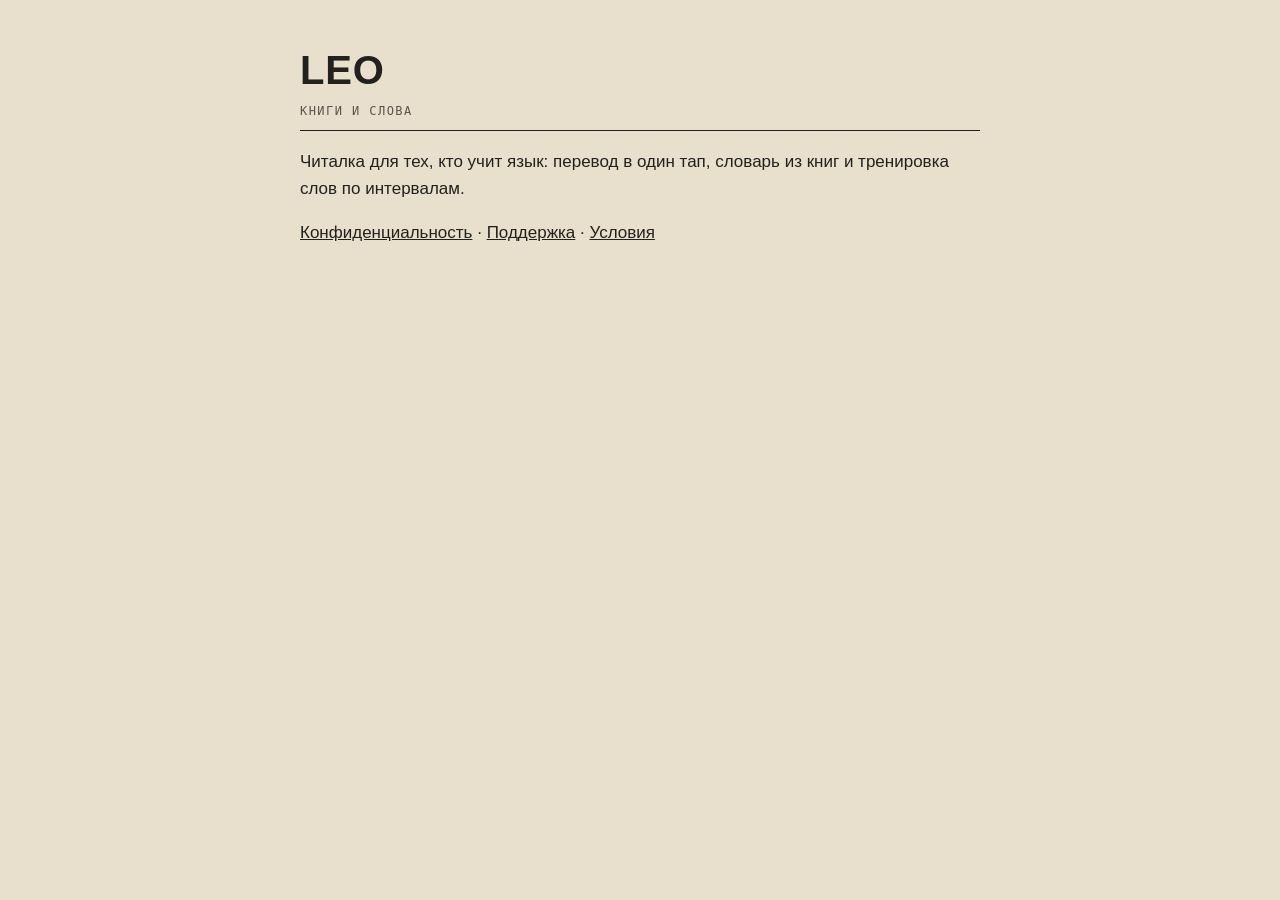
<file: index.html>
<!doctype html>
<html lang="ru">
<head>
<meta charset="utf-8">
<meta name="viewport" content="width=device-width, initial-scale=1">
<title>Leo — книги и слова</title>
<link rel="stylesheet" href="style.css">
</head>
<body>
<main>
<h1>Leo</h1>
<p class="meta">Книги и слова</p>
<p>Читалка для тех, кто учит язык: перевод в один тап, словарь из книг и тренировка слов по интервалам.</p>
<p><a href="privacy/">Конфиденциальность</a> · <a href="support/">Поддержка</a> · <a href="terms/">Условия</a></p>
</main>
</body>
</html>
</file>
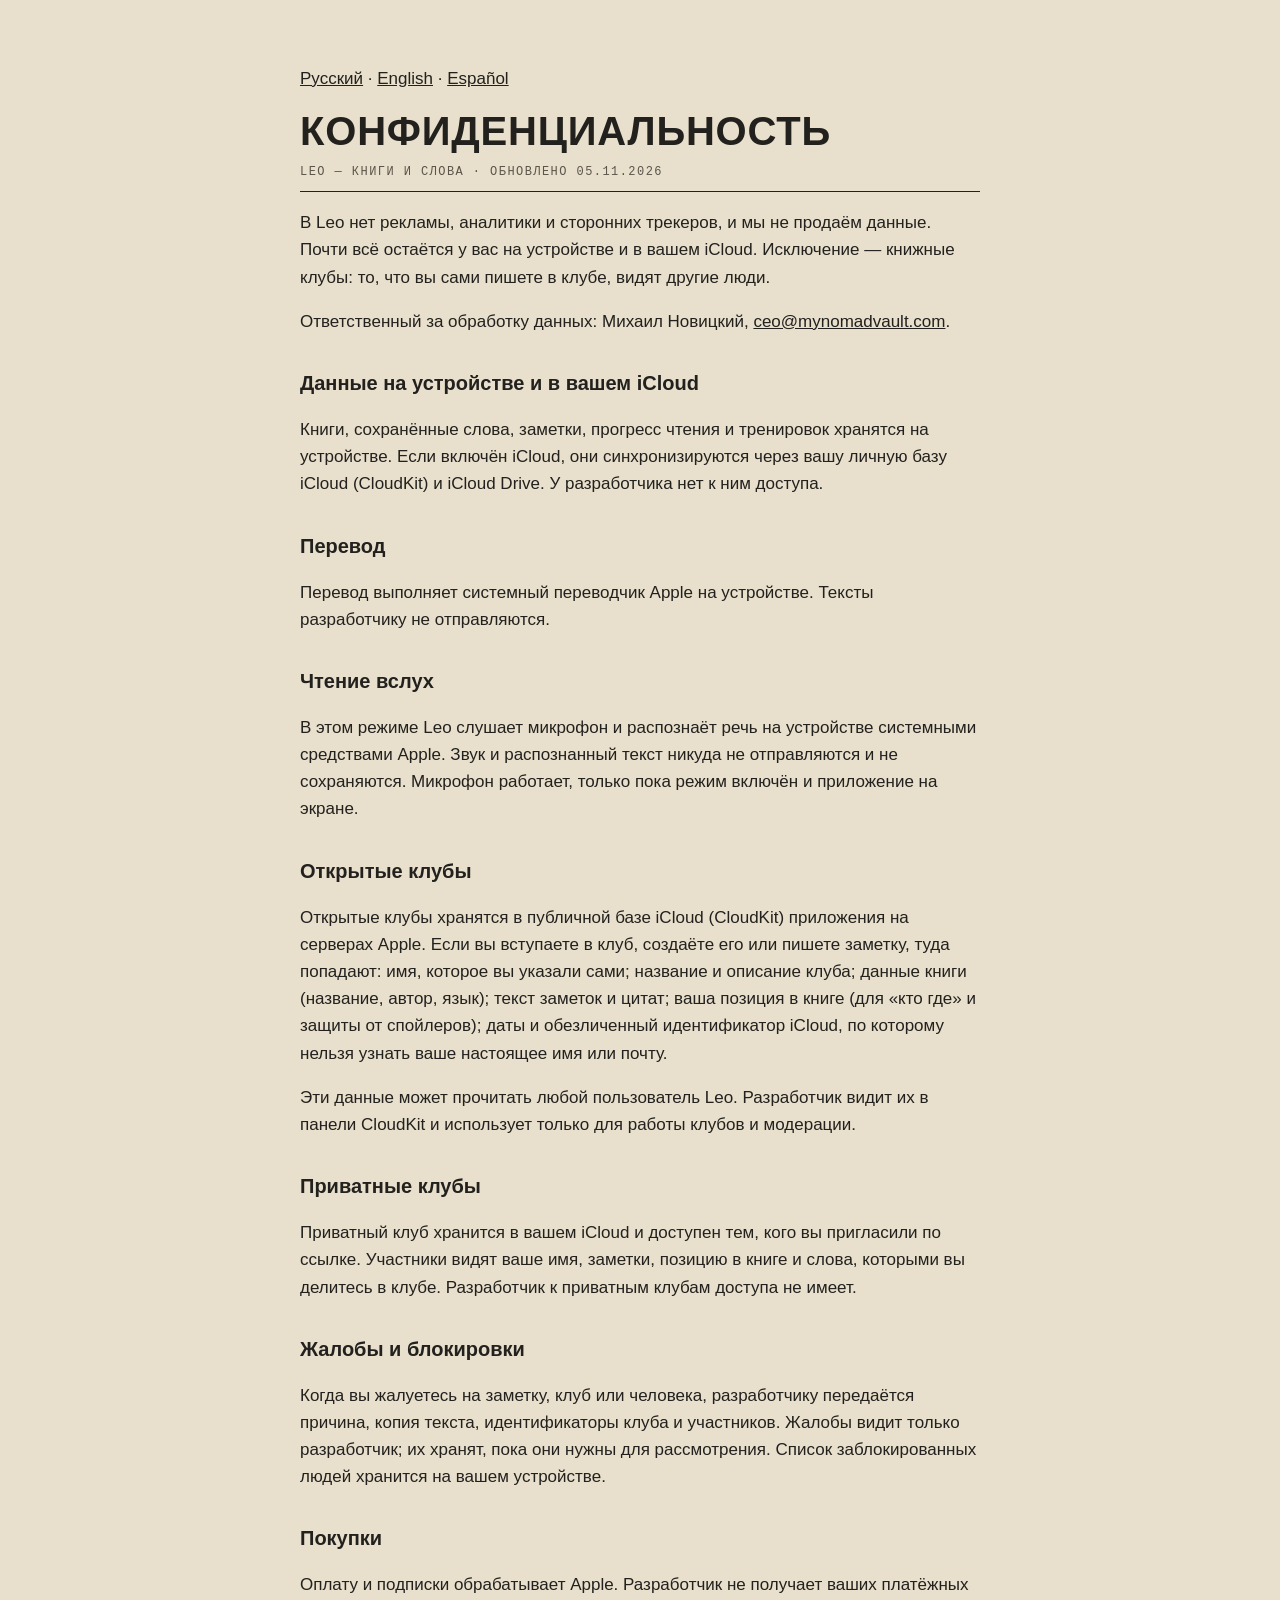
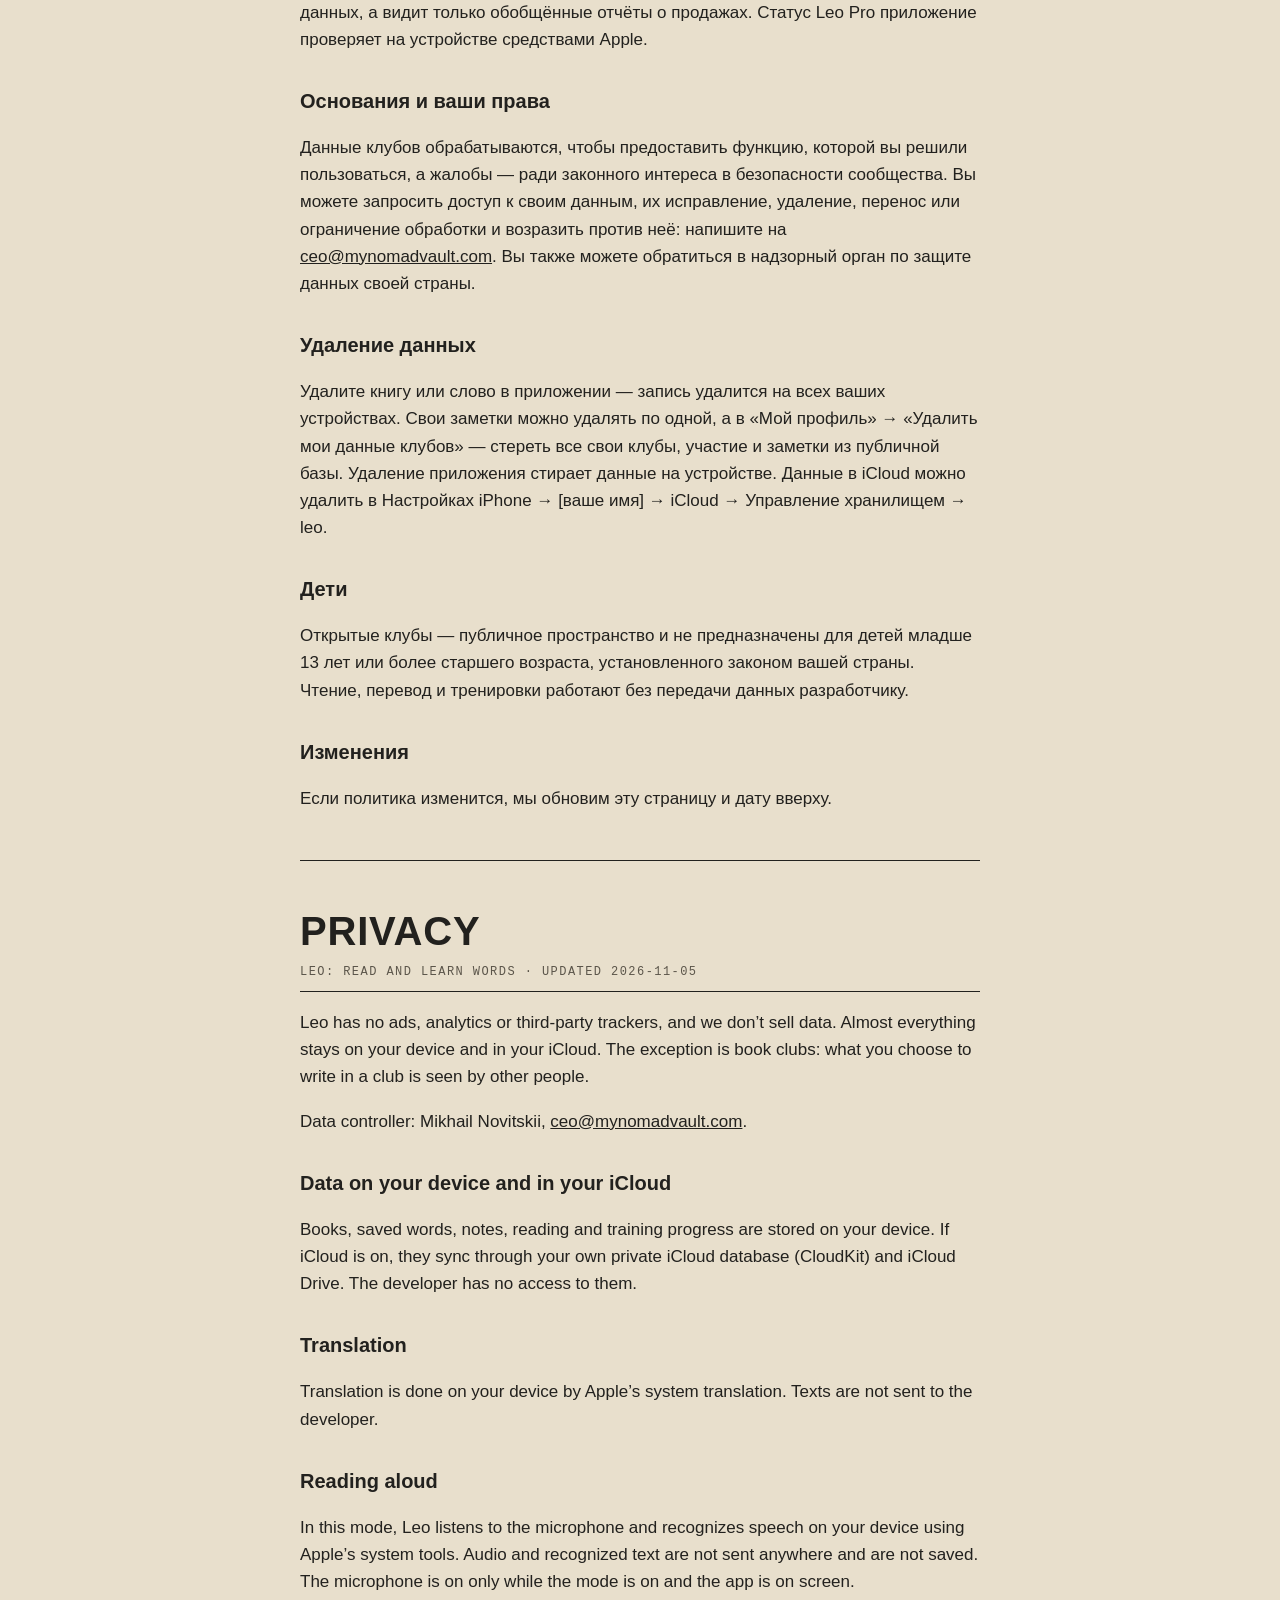
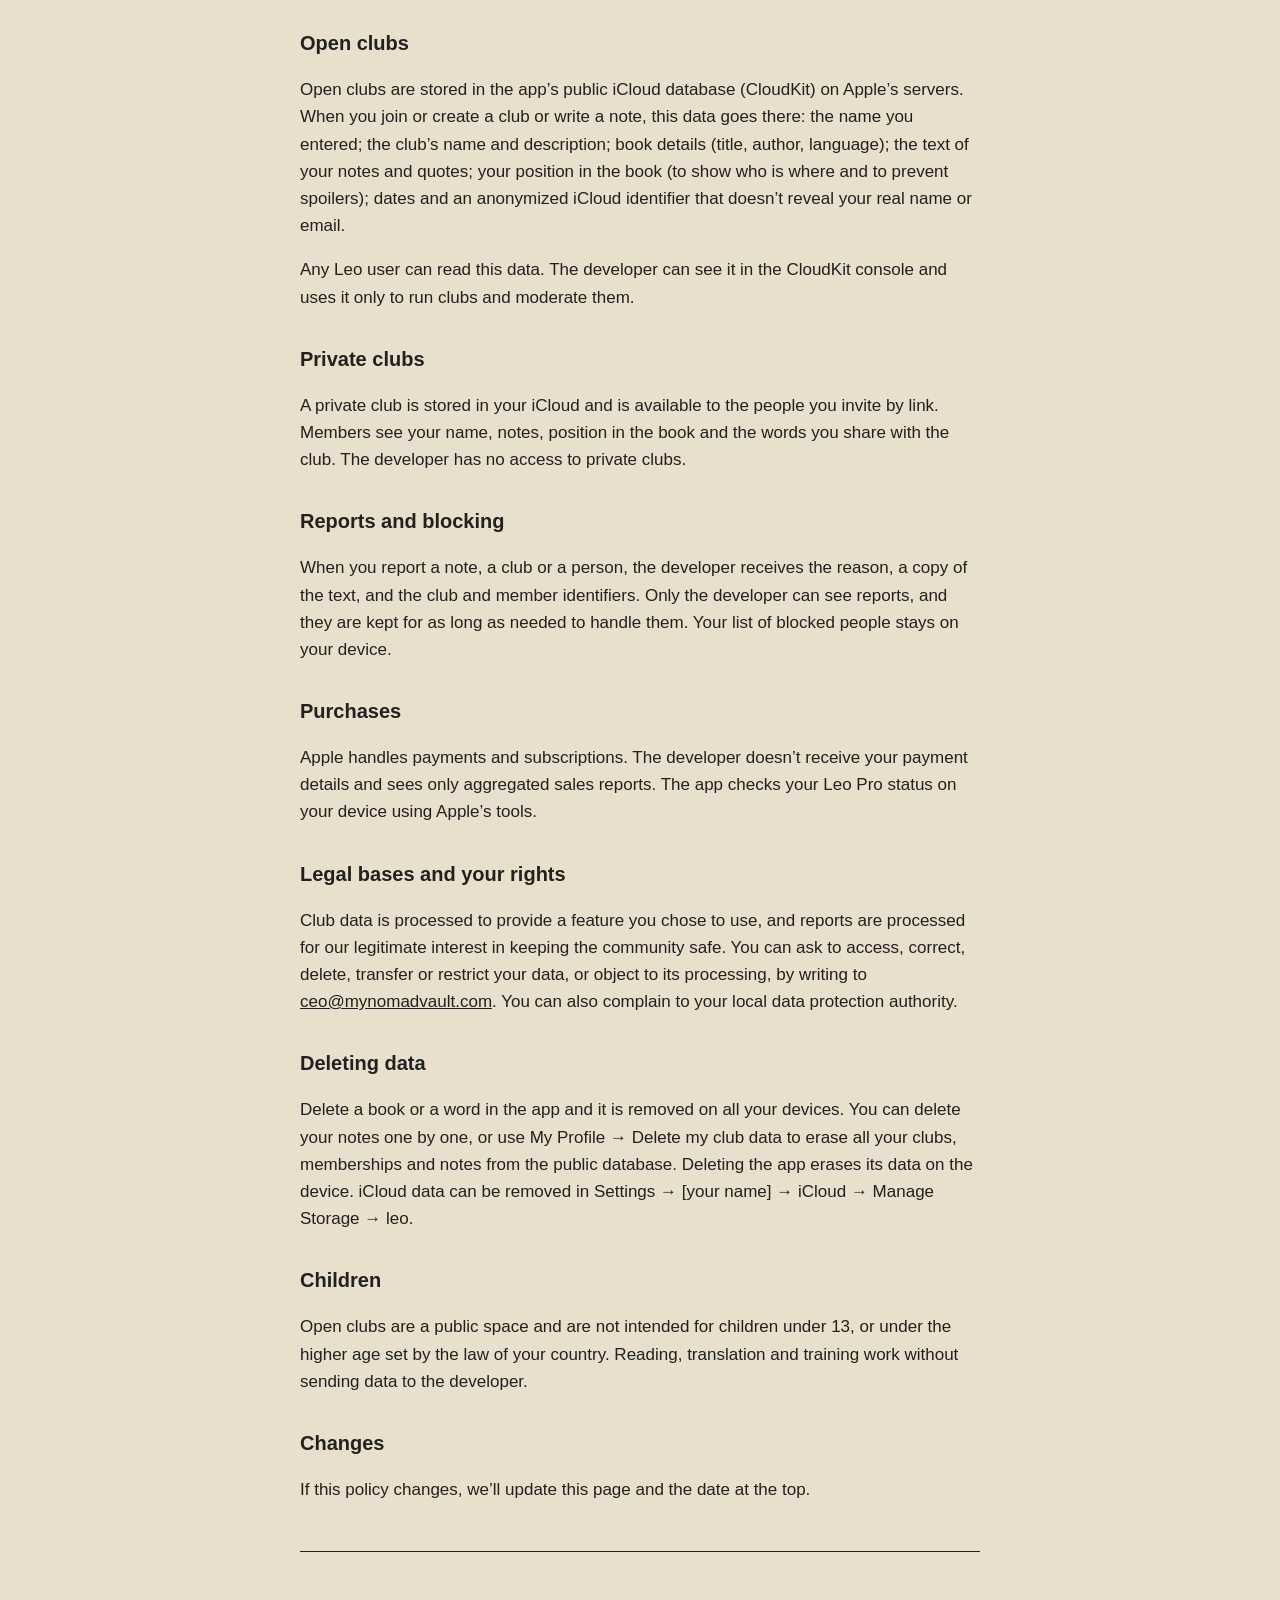
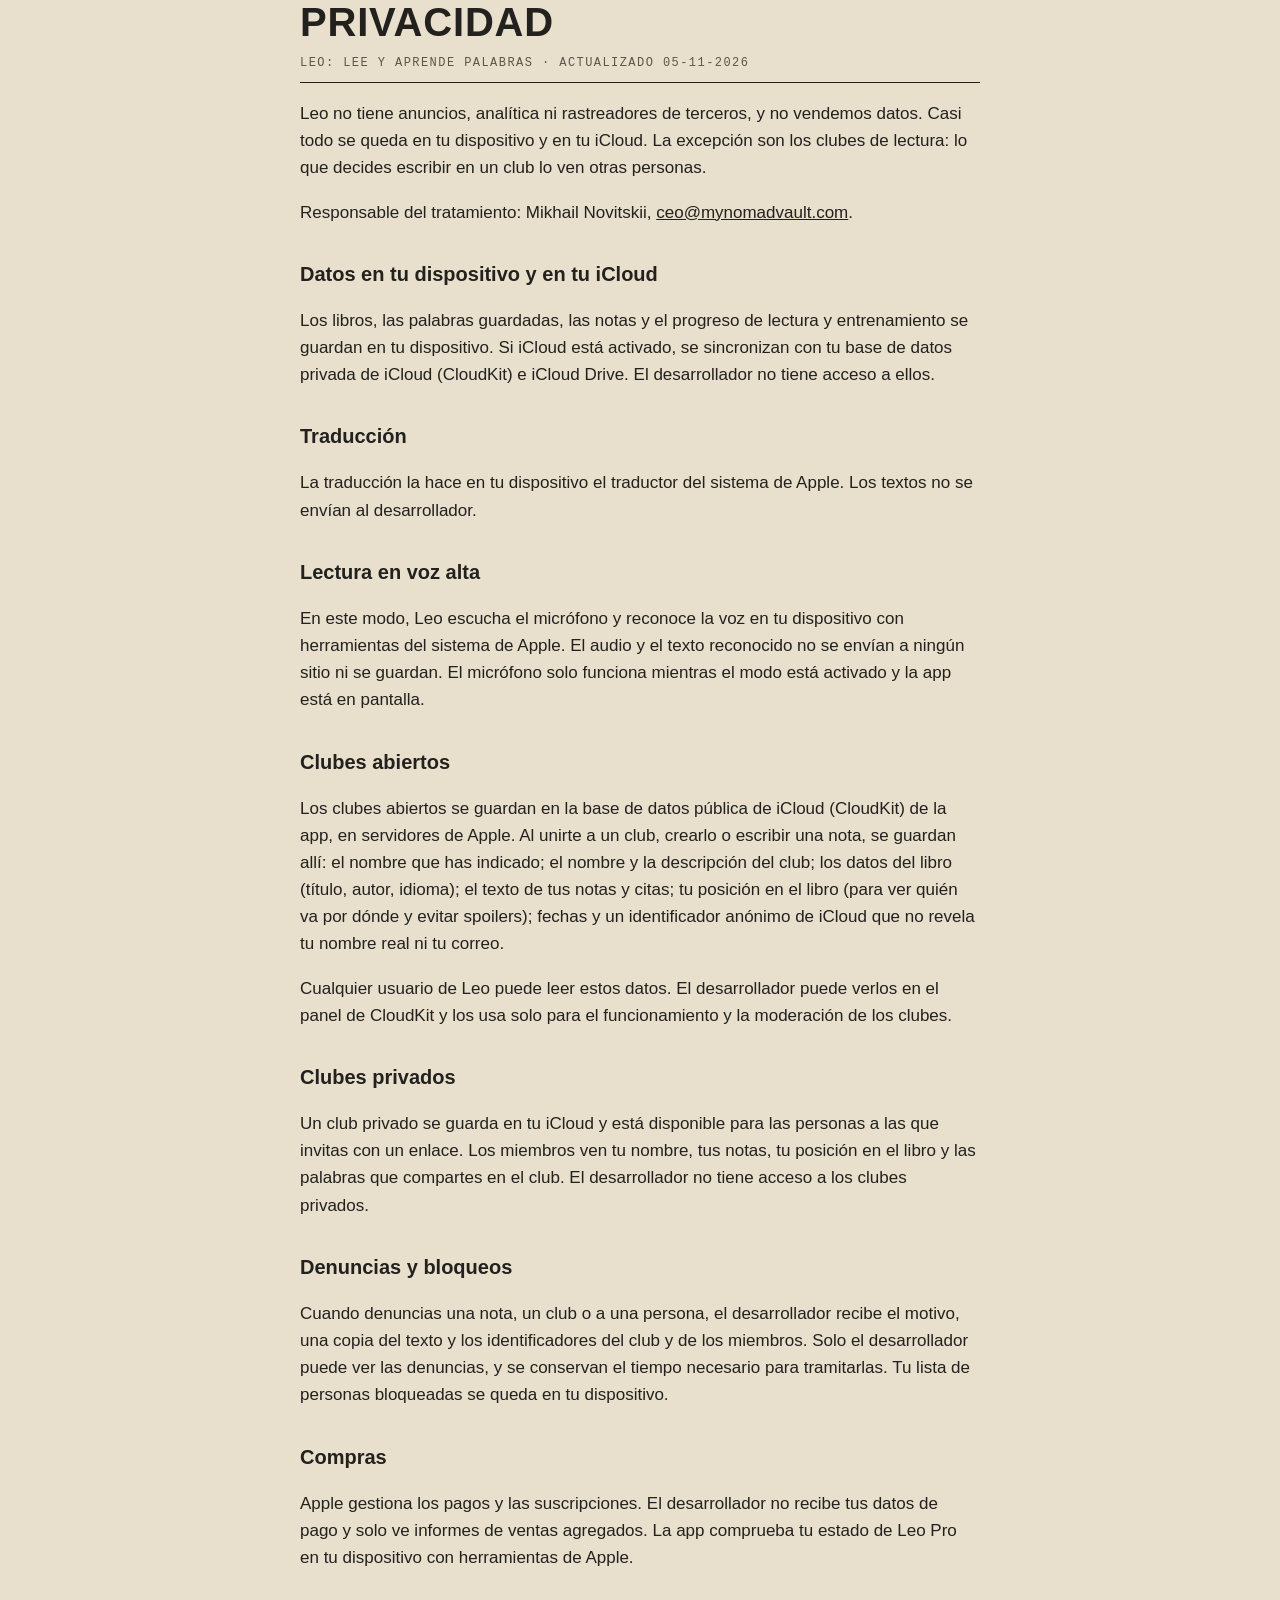
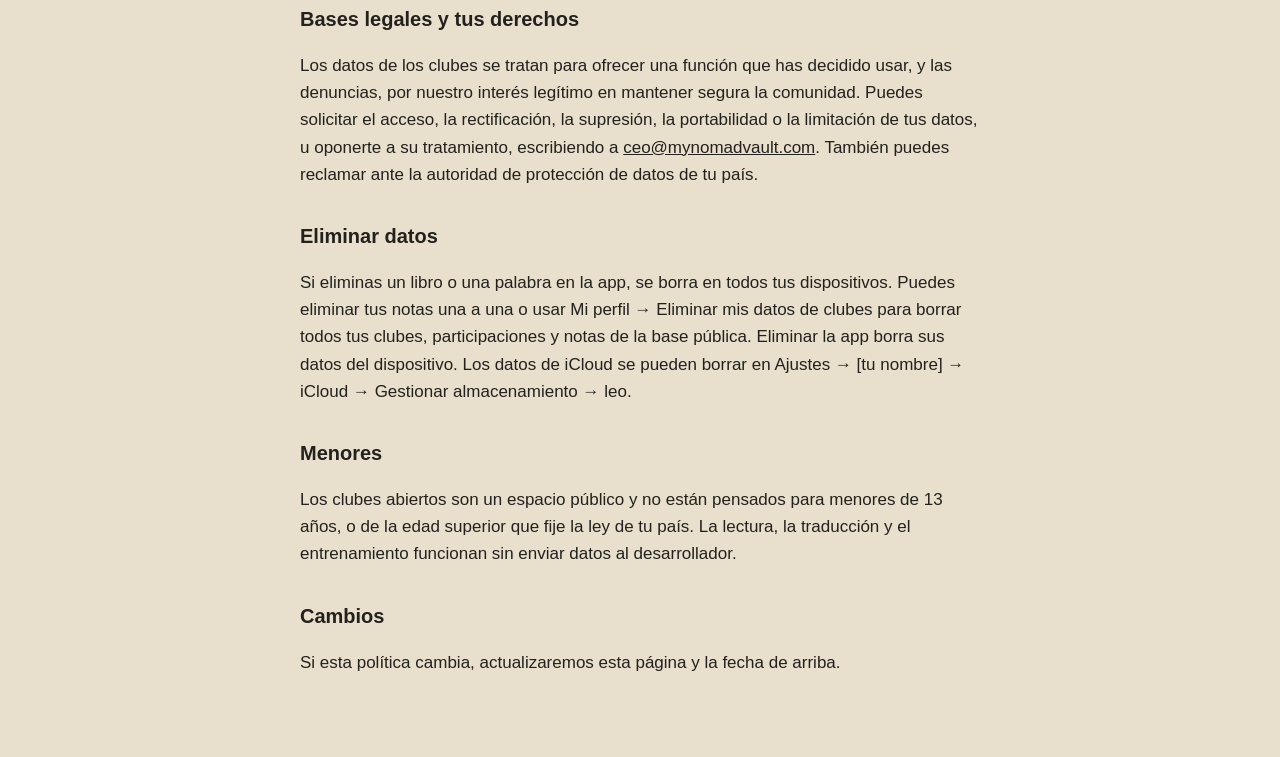
<file: privacy/index.html>
<!doctype html>
<html lang="ru">
<head>
<meta charset="utf-8">
<meta name="viewport" content="width=device-width, initial-scale=1">
<title>Leo — политика конфиденциальности</title>
<link rel="stylesheet" href="../style.css">
</head>
<body>
<main>
<p><a href="#ru">Русский</a> · <a href="#en">English</a> · <a href="#es">Español</a></p>

<section id="ru" lang="ru">
<h1>Конфиденциальность</h1>
<p class="meta">Leo — книги и слова · обновлено 05.11.2026</p>
<p>В Leo нет рекламы, аналитики и сторонних трекеров, и мы не продаём данные. Почти всё остаётся у вас на устройстве и в вашем iCloud. Исключение — книжные клубы: то, что вы сами пишете в клубе, видят другие люди.</p>
<p>Ответственный за обработку данных: Михаил Новицкий, <a href="mailto:ceo@mynomadvault.com">ceo@mynomadvault.com</a>.</p>

<h2>Данные на устройстве и в вашем iCloud</h2>
<p>Книги, сохранённые слова, заметки, прогресс чтения и тренировок хранятся на устройстве. Если включён iCloud, они синхронизируются через вашу личную базу iCloud (CloudKit) и iCloud Drive. У разработчика нет к ним доступа.</p>

<h2>Перевод</h2>
<p>Перевод выполняет системный переводчик Apple на устройстве. Тексты разработчику не отправляются.</p>

<h2>Чтение вслух</h2>
<p>В этом режиме Leo слушает микрофон и распознаёт речь на устройстве системными средствами Apple. Звук и распознанный текст никуда не отправляются и не сохраняются. Микрофон работает, только пока режим включён и приложение на экране.</p>

<h2>Открытые клубы</h2>
<p>Открытые клубы хранятся в публичной базе iCloud (CloudKit) приложения на серверах Apple. Если вы вступаете в клуб, создаёте его или пишете заметку, туда попадают: имя, которое вы указали сами; название и описание клуба; данные книги (название, автор, язык); текст заметок и цитат; ваша позиция в книге (для «кто где» и защиты от спойлеров); даты и обезличенный идентификатор iCloud, по которому нельзя узнать ваше настоящее имя или почту.</p>
<p>Эти данные может прочитать любой пользователь Leo. Разработчик видит их в панели CloudKit и использует только для работы клубов и модерации.</p>

<h2>Приватные клубы</h2>
<p>Приватный клуб хранится в вашем iCloud и доступен тем, кого вы пригласили по ссылке. Участники видят ваше имя, заметки, позицию в книге и слова, которыми вы делитесь в клубе. Разработчик к приватным клубам доступа не имеет.</p>

<h2>Жалобы и блокировки</h2>
<p>Когда вы жалуетесь на заметку, клуб или человека, разработчику передаётся причина, копия текста, идентификаторы клуба и участников. Жалобы видит только разработчик; их хранят, пока они нужны для рассмотрения. Список заблокированных людей хранится на вашем устройстве.</p>

<h2>Покупки</h2>
<p>Оплату и подписки обрабатывает Apple. Разработчик не получает ваших платёжных данных, а видит только обобщённые отчёты о продажах. Статус Leo Pro приложение проверяет на устройстве средствами Apple.</p>

<h2>Основания и ваши права</h2>
<p>Данные клубов обрабатываются, чтобы предоставить функцию, которой вы решили пользоваться, а жалобы — ради законного интереса в безопасности сообщества. Вы можете запросить доступ к своим данным, их исправление, удаление, перенос или ограничение обработки и возразить против неё: напишите на <a href="mailto:ceo@mynomadvault.com">ceo@mynomadvault.com</a>. Вы также можете обратиться в надзорный орган по защите данных своей страны.</p>

<h2>Удаление данных</h2>
<p>Удалите книгу или слово в приложении — запись удалится на всех ваших устройствах. Свои заметки можно удалять по одной, а в «Мой профиль» → «Удалить мои данные клубов» — стереть все свои клубы, участие и заметки из публичной базы. Удаление приложения стирает данные на устройстве. Данные в iCloud можно удалить в Настройках iPhone → [ваше имя] → iCloud → Управление хранилищем → leo.</p>

<h2>Дети</h2>
<p>Открытые клубы — публичное пространство и не предназначены для детей младше 13 лет или более старшего возраста, установленного законом вашей страны. Чтение, перевод и тренировки работают без передачи данных разработчику.</p>

<h2>Изменения</h2>
<p>Если политика изменится, мы обновим эту страницу и дату вверху.</p>
</section>

<hr>

<section id="en" lang="en">
<h1>Privacy</h1>
<p class="meta">Leo: Read and Learn Words · updated 2026-11-05</p>
<p>Leo has no ads, analytics or third-party trackers, and we don’t sell data. Almost everything stays on your device and in your iCloud. The exception is book clubs: what you choose to write in a club is seen by other people.</p>
<p>Data controller: Mikhail Novitskii, <a href="mailto:ceo@mynomadvault.com">ceo@mynomadvault.com</a>.</p>

<h2>Data on your device and in your iCloud</h2>
<p>Books, saved words, notes, reading and training progress are stored on your device. If iCloud is on, they sync through your own private iCloud database (CloudKit) and iCloud Drive. The developer has no access to them.</p>

<h2>Translation</h2>
<p>Translation is done on your device by Apple’s system translation. Texts are not sent to the developer.</p>

<h2>Reading aloud</h2>
<p>In this mode, Leo listens to the microphone and recognizes speech on your device using Apple’s system tools. Audio and recognized text are not sent anywhere and are not saved. The microphone is on only while the mode is on and the app is on screen.</p>

<h2>Open clubs</h2>
<p>Open clubs are stored in the app’s public iCloud database (CloudKit) on Apple’s servers. When you join or create a club or write a note, this data goes there: the name you entered; the club’s name and description; book details (title, author, language); the text of your notes and quotes; your position in the book (to show who is where and to prevent spoilers); dates and an anonymized iCloud identifier that doesn’t reveal your real name or email.</p>
<p>Any Leo user can read this data. The developer can see it in the CloudKit console and uses it only to run clubs and moderate them.</p>

<h2>Private clubs</h2>
<p>A private club is stored in your iCloud and is available to the people you invite by link. Members see your name, notes, position in the book and the words you share with the club. The developer has no access to private clubs.</p>

<h2>Reports and blocking</h2>
<p>When you report a note, a club or a person, the developer receives the reason, a copy of the text, and the club and member identifiers. Only the developer can see reports, and they are kept for as long as needed to handle them. Your list of blocked people stays on your device.</p>

<h2>Purchases</h2>
<p>Apple handles payments and subscriptions. The developer doesn’t receive your payment details and sees only aggregated sales reports. The app checks your Leo Pro status on your device using Apple’s tools.</p>

<h2>Legal bases and your rights</h2>
<p>Club data is processed to provide a feature you chose to use, and reports are processed for our legitimate interest in keeping the community safe. You can ask to access, correct, delete, transfer or restrict your data, or object to its processing, by writing to <a href="mailto:ceo@mynomadvault.com">ceo@mynomadvault.com</a>. You can also complain to your local data protection authority.</p>

<h2>Deleting data</h2>
<p>Delete a book or a word in the app and it is removed on all your devices. You can delete your notes one by one, or use My Profile → Delete my club data to erase all your clubs, memberships and notes from the public database. Deleting the app erases its data on the device. iCloud data can be removed in Settings → [your name] → iCloud → Manage Storage → leo.</p>

<h2>Children</h2>
<p>Open clubs are a public space and are not intended for children under 13, or under the higher age set by the law of your country. Reading, translation and training work without sending data to the developer.</p>

<h2>Changes</h2>
<p>If this policy changes, we’ll update this page and the date at the top.</p>
</section>

<hr>

<section id="es" lang="es">
<h1>Privacidad</h1>
<p class="meta">Leo: Lee y aprende palabras · actualizado 05-11-2026</p>
<p>Leo no tiene anuncios, analítica ni rastreadores de terceros, y no vendemos datos. Casi todo se queda en tu dispositivo y en tu iCloud. La excepción son los clubes de lectura: lo que decides escribir en un club lo ven otras personas.</p>
<p>Responsable del tratamiento: Mikhail Novitskii, <a href="mailto:ceo@mynomadvault.com">ceo@mynomadvault.com</a>.</p>

<h2>Datos en tu dispositivo y en tu iCloud</h2>
<p>Los libros, las palabras guardadas, las notas y el progreso de lectura y entrenamiento se guardan en tu dispositivo. Si iCloud está activado, se sincronizan con tu base de datos privada de iCloud (CloudKit) e iCloud Drive. El desarrollador no tiene acceso a ellos.</p>

<h2>Traducción</h2>
<p>La traducción la hace en tu dispositivo el traductor del sistema de Apple. Los textos no se envían al desarrollador.</p>

<h2>Lectura en voz alta</h2>
<p>En este modo, Leo escucha el micrófono y reconoce la voz en tu dispositivo con herramientas del sistema de Apple. El audio y el texto reconocido no se envían a ningún sitio ni se guardan. El micrófono solo funciona mientras el modo está activado y la app está en pantalla.</p>

<h2>Clubes abiertos</h2>
<p>Los clubes abiertos se guardan en la base de datos pública de iCloud (CloudKit) de la app, en servidores de Apple. Al unirte a un club, crearlo o escribir una nota, se guardan allí: el nombre que has indicado; el nombre y la descripción del club; los datos del libro (título, autor, idioma); el texto de tus notas y citas; tu posición en el libro (para ver quién va por dónde y evitar spoilers); fechas y un identificador anónimo de iCloud que no revela tu nombre real ni tu correo.</p>
<p>Cualquier usuario de Leo puede leer estos datos. El desarrollador puede verlos en el panel de CloudKit y los usa solo para el funcionamiento y la moderación de los clubes.</p>

<h2>Clubes privados</h2>
<p>Un club privado se guarda en tu iCloud y está disponible para las personas a las que invitas con un enlace. Los miembros ven tu nombre, tus notas, tu posición en el libro y las palabras que compartes en el club. El desarrollador no tiene acceso a los clubes privados.</p>

<h2>Denuncias y bloqueos</h2>
<p>Cuando denuncias una nota, un club o a una persona, el desarrollador recibe el motivo, una copia del texto y los identificadores del club y de los miembros. Solo el desarrollador puede ver las denuncias, y se conservan el tiempo necesario para tramitarlas. Tu lista de personas bloqueadas se queda en tu dispositivo.</p>

<h2>Compras</h2>
<p>Apple gestiona los pagos y las suscripciones. El desarrollador no recibe tus datos de pago y solo ve informes de ventas agregados. La app comprueba tu estado de Leo Pro en tu dispositivo con herramientas de Apple.</p>

<h2>Bases legales y tus derechos</h2>
<p>Los datos de los clubes se tratan para ofrecer una función que has decidido usar, y las denuncias, por nuestro interés legítimo en mantener segura la comunidad. Puedes solicitar el acceso, la rectificación, la supresión, la portabilidad o la limitación de tus datos, u oponerte a su tratamiento, escribiendo a <a href="mailto:ceo@mynomadvault.com">ceo@mynomadvault.com</a>. También puedes reclamar ante la autoridad de protección de datos de tu país.</p>

<h2>Eliminar datos</h2>
<p>Si eliminas un libro o una palabra en la app, se borra en todos tus dispositivos. Puedes eliminar tus notas una a una o usar Mi perfil → Eliminar mis datos de clubes para borrar todos tus clubes, participaciones y notas de la base pública. Eliminar la app borra sus datos del dispositivo. Los datos de iCloud se pueden borrar en Ajustes → [tu nombre] → iCloud → Gestionar almacenamiento → leo.</p>

<h2>Menores</h2>
<p>Los clubes abiertos son un espacio público y no están pensados para menores de 13 años, o de la edad superior que fije la ley de tu país. La lectura, la traducción y el entrenamiento funcionan sin enviar datos al desarrollador.</p>

<h2>Cambios</h2>
<p>Si esta política cambia, actualizaremos esta página y la fecha de arriba.</p>
</section>
</main>
</body>
</html>
</file>
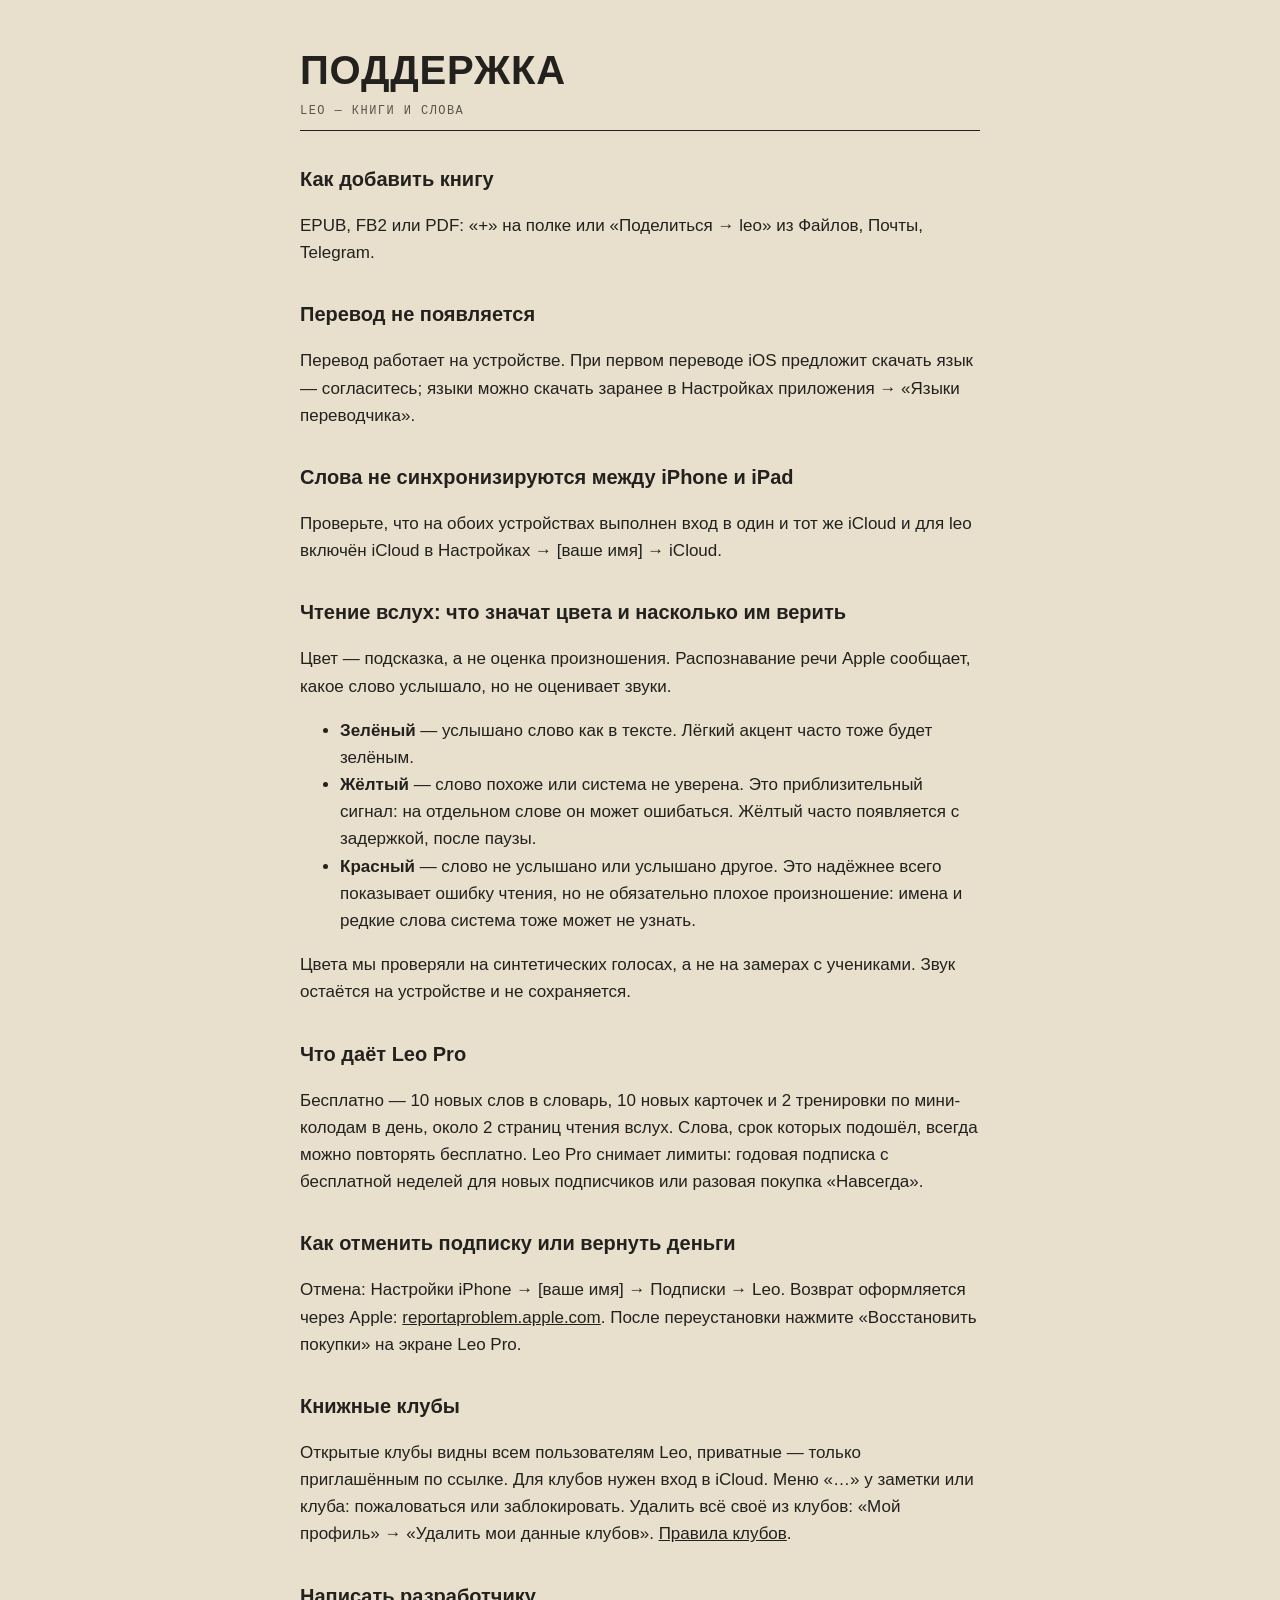
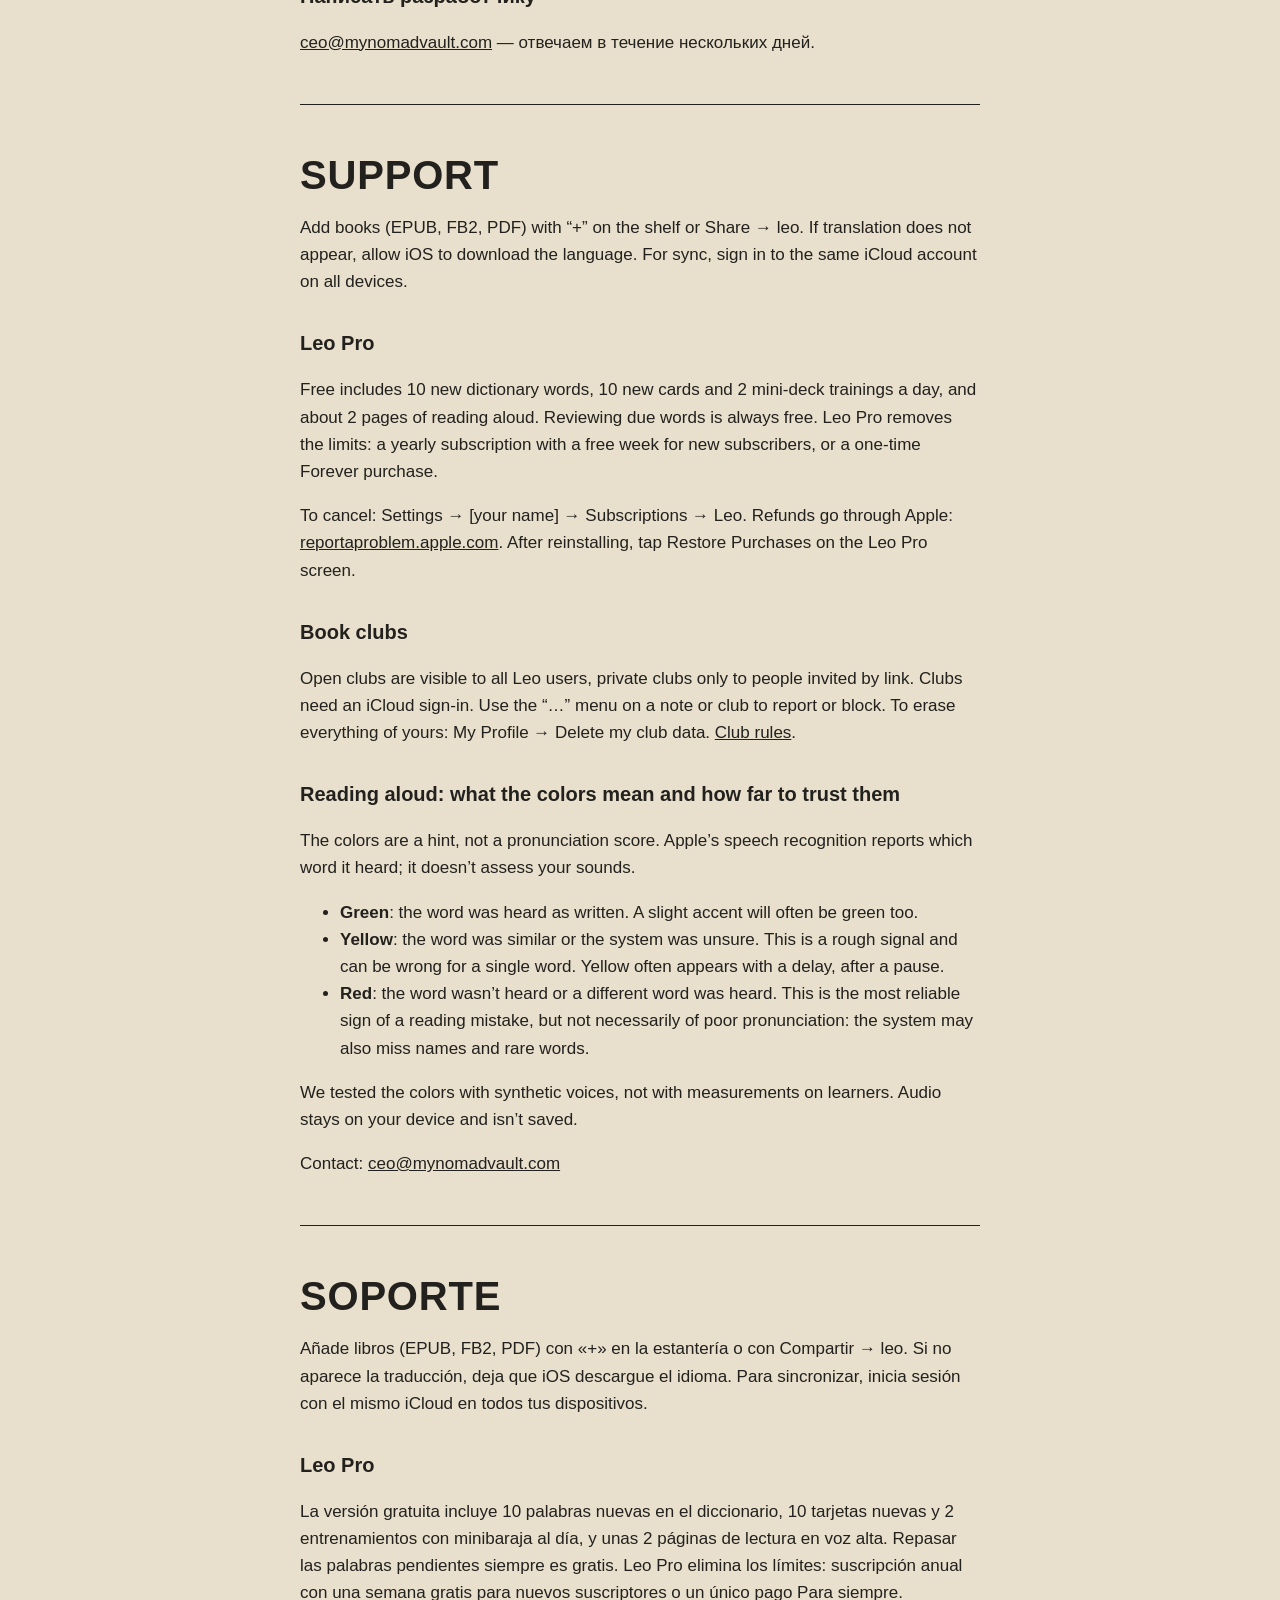
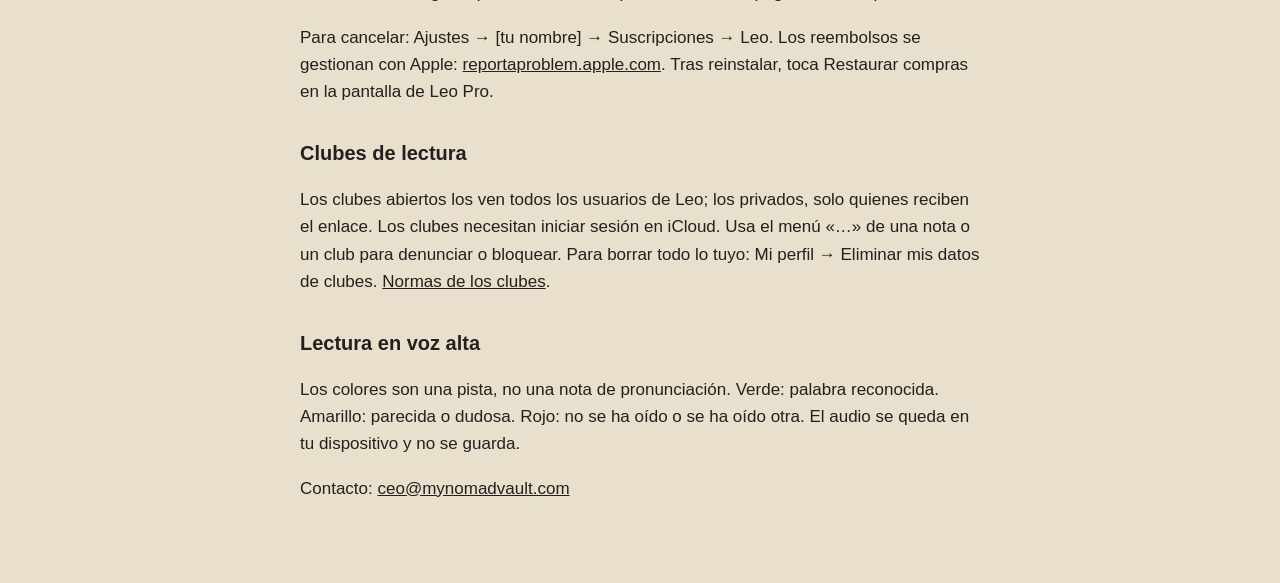
<file: support/index.html>
<!doctype html>
<html lang="ru">
<head>
<meta charset="utf-8">
<meta name="viewport" content="width=device-width, initial-scale=1">
<title>Leo — поддержка</title>
<link rel="stylesheet" href="../style.css">
</head>
<body>
<main>
<h1>Поддержка</h1>
<p class="meta">Leo — книги и слова</p>

<h2>Как добавить книгу</h2>
<p>EPUB, FB2 или PDF: «+» на полке или «Поделиться → leo» из Файлов, Почты, Telegram.</p>

<h2>Перевод не появляется</h2>
<p>Перевод работает на устройстве. При первом переводе iOS предложит скачать язык — согласитесь; языки можно скачать заранее в Настройках приложения → «Языки переводчика».</p>

<h2>Слова не синхронизируются между iPhone и iPad</h2>
<p>Проверьте, что на обоих устройствах выполнен вход в один и тот же iCloud и для leo включён iCloud в Настройках → [ваше имя] → iCloud.</p>

<h2>Чтение вслух: что значат цвета и насколько им верить</h2>
<p>Цвет — подсказка, а не оценка произношения. Распознавание речи Apple сообщает, какое слово услышало, но не оценивает звуки.</p>
<ul>
<li><strong>Зелёный</strong> — услышано слово как в тексте. Лёгкий акцент часто тоже будет зелёным.</li>
<li><strong>Жёлтый</strong> — слово похоже или система не уверена. Это приблизительный сигнал: на отдельном слове он может ошибаться. Жёлтый часто появляется с задержкой, после паузы.</li>
<li><strong>Красный</strong> — слово не услышано или услышано другое. Это надёжнее всего показывает ошибку чтения, но не обязательно плохое произношение: имена и редкие слова система тоже может не узнать.</li>
</ul>
<p>Цвета мы проверяли на синтетических голосах, а не на замерах с учениками. Звук остаётся на устройстве и не сохраняется.</p>

<h2>Что даёт Leo Pro</h2>
<p>Бесплатно — 10 новых слов в словарь, 10 новых карточек и 2 тренировки по мини-колодам в день, около 2 страниц чтения вслух. Слова, срок которых подошёл, всегда можно повторять бесплатно. Leo Pro снимает лимиты: годовая подписка с бесплатной неделей для новых подписчиков или разовая покупка «Навсегда».</p>

<h2>Как отменить подписку или вернуть деньги</h2>
<p>Отмена: Настройки iPhone → [ваше имя] → Подписки → Leo. Возврат оформляется через Apple: <a href="https://reportaproblem.apple.com">reportaproblem.apple.com</a>. После переустановки нажмите «Восстановить покупки» на экране Leo Pro.</p>

<h2>Книжные клубы</h2>
<p>Открытые клубы видны всем пользователям Leo, приватные — только приглашённым по ссылке. Для клубов нужен вход в iCloud. Меню «…» у заметки или клуба: пожаловаться или заблокировать. Удалить всё своё из клубов: «Мой профиль» → «Удалить мои данные клубов». <a href="../terms/#ru">Правила клубов</a>.</p>

<h2>Написать разработчику</h2>
<p><a href="mailto:ceo@mynomadvault.com">ceo@mynomadvault.com</a> — отвечаем в течение нескольких дней.</p>

<hr>

<h1>Support</h1>
<p>Add books (EPUB, FB2, PDF) with “+” on the shelf or Share → leo. If translation does not appear, allow iOS to download the language. For sync, sign in to the same iCloud account on all devices.</p>
<h2>Leo Pro</h2>
<p>Free includes 10 new dictionary words, 10 new cards and 2 mini-deck trainings a day, and about 2 pages of reading aloud. Reviewing due words is always free. Leo Pro removes the limits: a yearly subscription with a free week for new subscribers, or a one-time Forever purchase.</p>
<p>To cancel: Settings → [your name] → Subscriptions → Leo. Refunds go through Apple: <a href="https://reportaproblem.apple.com">reportaproblem.apple.com</a>. After reinstalling, tap Restore Purchases on the Leo Pro screen.</p>

<h2>Book clubs</h2>
<p>Open clubs are visible to all Leo users, private clubs only to people invited by link. Clubs need an iCloud sign-in. Use the “…” menu on a note or club to report or block. To erase everything of yours: My Profile → Delete my club data. <a href="../terms/#en">Club rules</a>.</p>

<h2>Reading aloud: what the colors mean and how far to trust them</h2>
<p>The colors are a hint, not a pronunciation score. Apple’s speech recognition reports which word it heard; it doesn’t assess your sounds.</p>
<ul>
<li><strong>Green</strong>: the word was heard as written. A slight accent will often be green too.</li>
<li><strong>Yellow</strong>: the word was similar or the system was unsure. This is a rough signal and can be wrong for a single word. Yellow often appears with a delay, after a pause.</li>
<li><strong>Red</strong>: the word wasn’t heard or a different word was heard. This is the most reliable sign of a reading mistake, but not necessarily of poor pronunciation: the system may also miss names and rare words.</li>
</ul>
<p>We tested the colors with synthetic voices, not with measurements on learners. Audio stays on your device and isn’t saved.</p>
<p>Contact: <a href="mailto:ceo@mynomadvault.com">ceo@mynomadvault.com</a></p>
<hr>

<section id="es" lang="es">
<h1>Soporte</h1>
<p>Añade libros (EPUB, FB2, PDF) con «+» en la estantería o con Compartir → leo. Si no aparece la traducción, deja que iOS descargue el idioma. Para sincronizar, inicia sesión con el mismo iCloud en todos tus dispositivos.</p>
<h2>Leo Pro</h2>
<p>La versión gratuita incluye 10 palabras nuevas en el diccionario, 10 tarjetas nuevas y 2 entrenamientos con minibaraja al día, y unas 2 páginas de lectura en voz alta. Repasar las palabras pendientes siempre es gratis. Leo Pro elimina los límites: suscripción anual con una semana gratis para nuevos suscriptores o un único pago Para siempre.</p>
<p>Para cancelar: Ajustes → [tu nombre] → Suscripciones → Leo. Los reembolsos se gestionan con Apple: <a href="https://reportaproblem.apple.com">reportaproblem.apple.com</a>. Tras reinstalar, toca Restaurar compras en la pantalla de Leo Pro.</p>
<h2>Clubes de lectura</h2>
<p>Los clubes abiertos los ven todos los usuarios de Leo; los privados, solo quienes reciben el enlace. Los clubes necesitan iniciar sesión en iCloud. Usa el menú «…» de una nota o un club para denunciar o bloquear. Para borrar todo lo tuyo: Mi perfil → Eliminar mis datos de clubes. <a href="../terms/#es">Normas de los clubes</a>.</p>
<h2>Lectura en voz alta</h2>
<p>Los colores son una pista, no una nota de pronunciación. Verde: palabra reconocida. Amarillo: parecida o dudosa. Rojo: no se ha oído o se ha oído otra. El audio se queda en tu dispositivo y no se guarda.</p>
<p>Contacto: <a href="mailto:ceo@mynomadvault.com">ceo@mynomadvault.com</a></p>
</section>
</main>
</body>
</html>
</file>
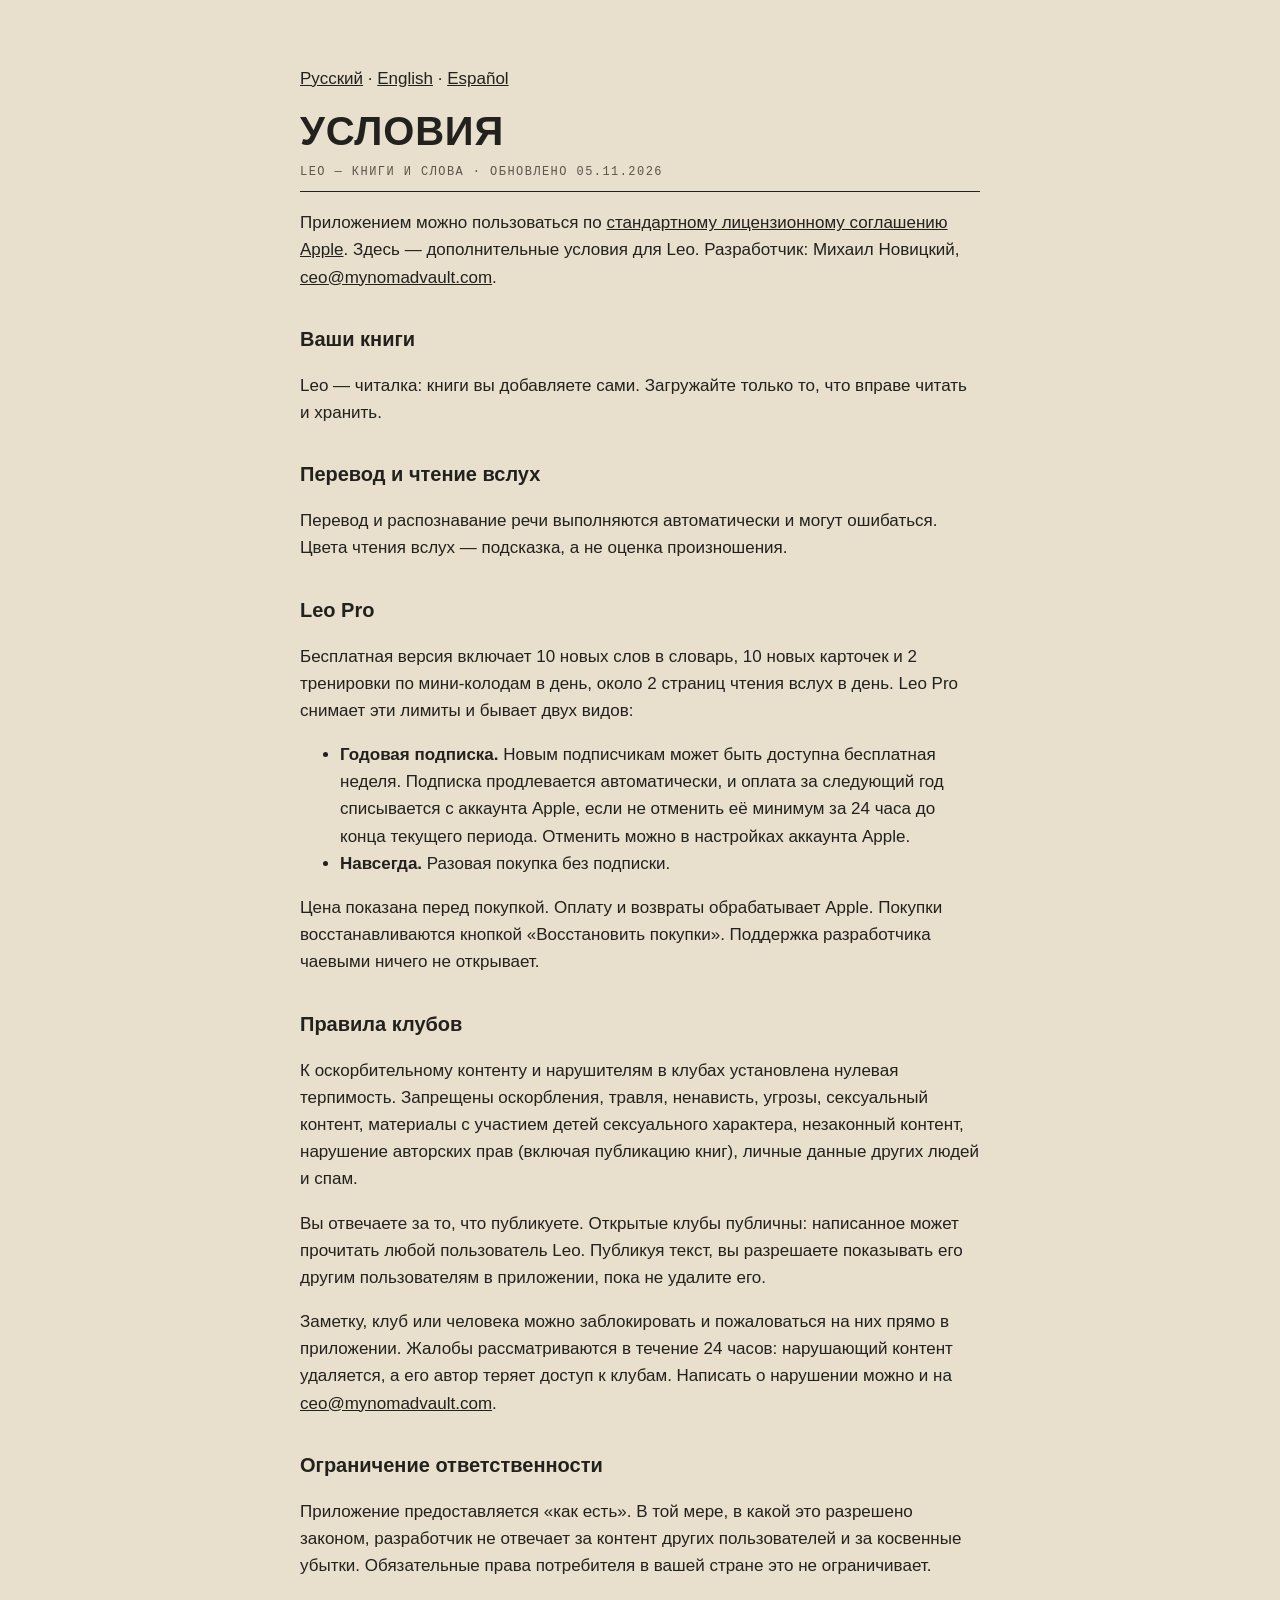
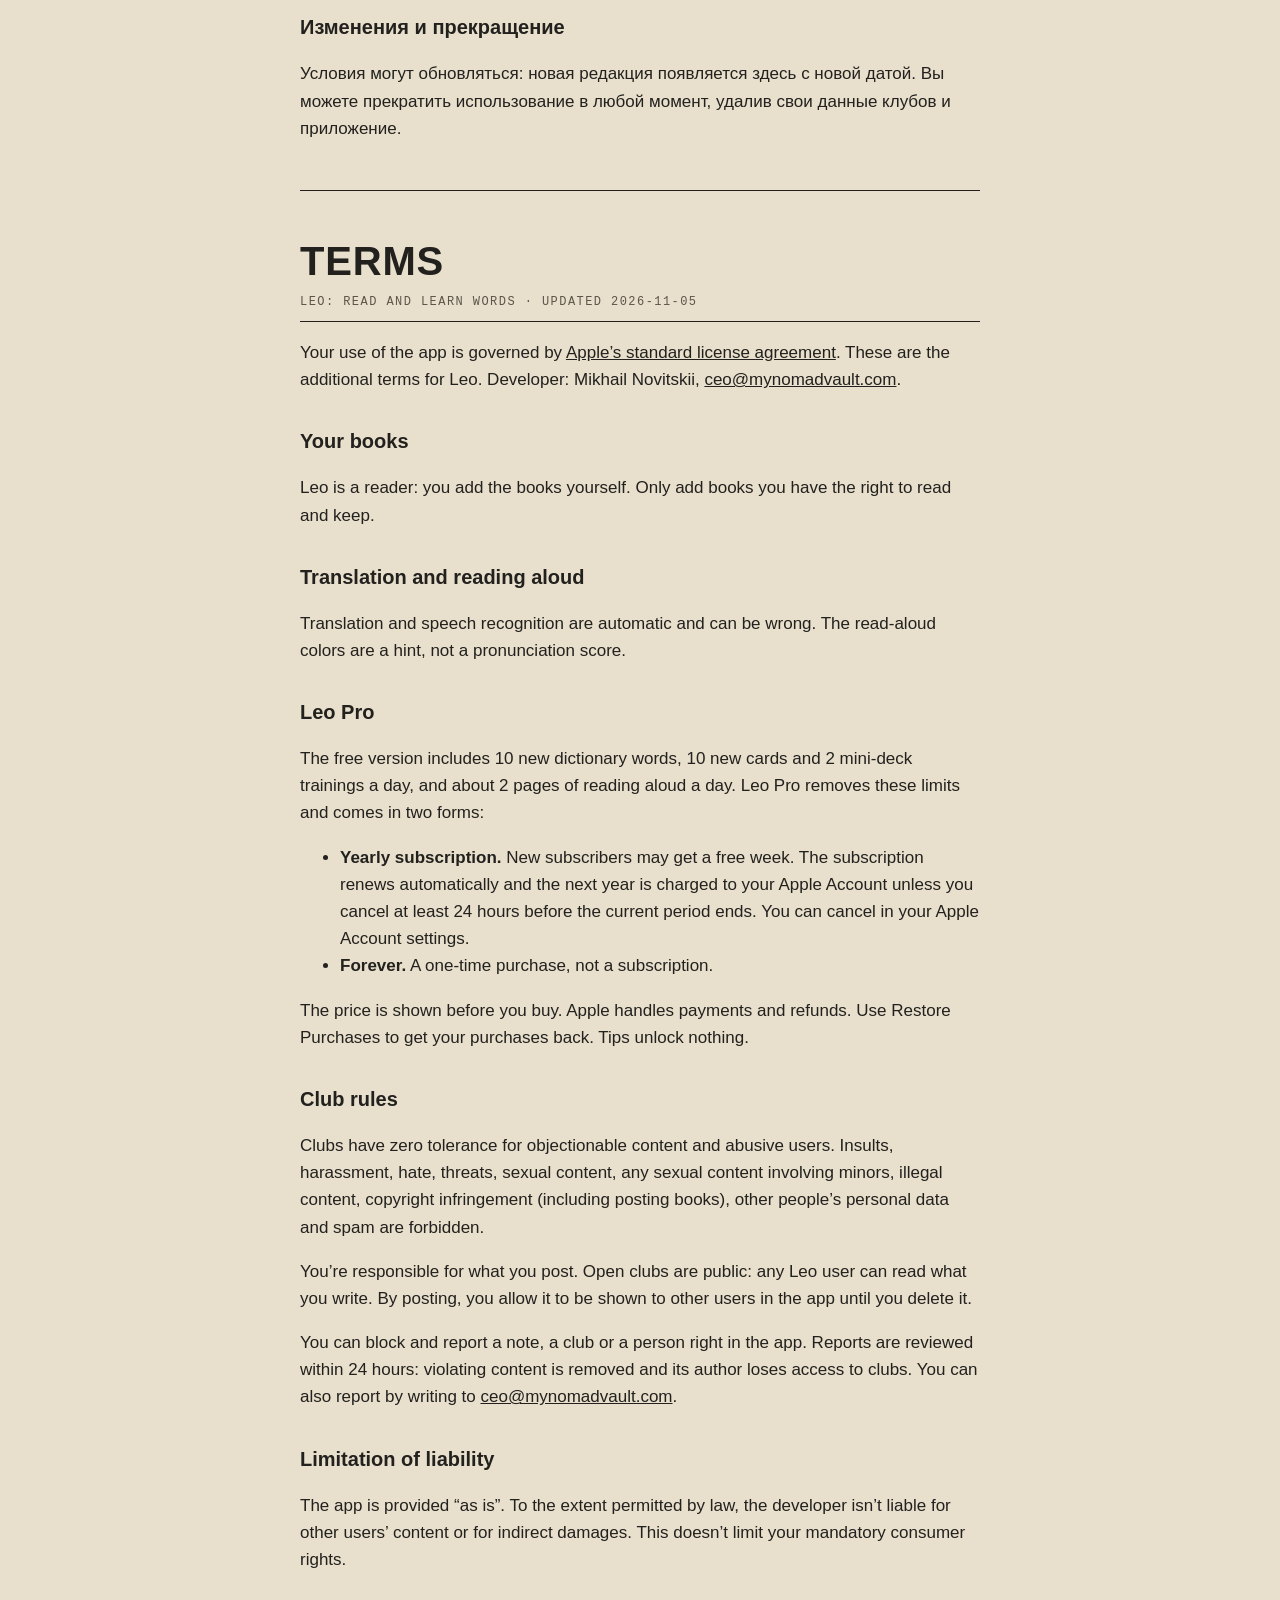
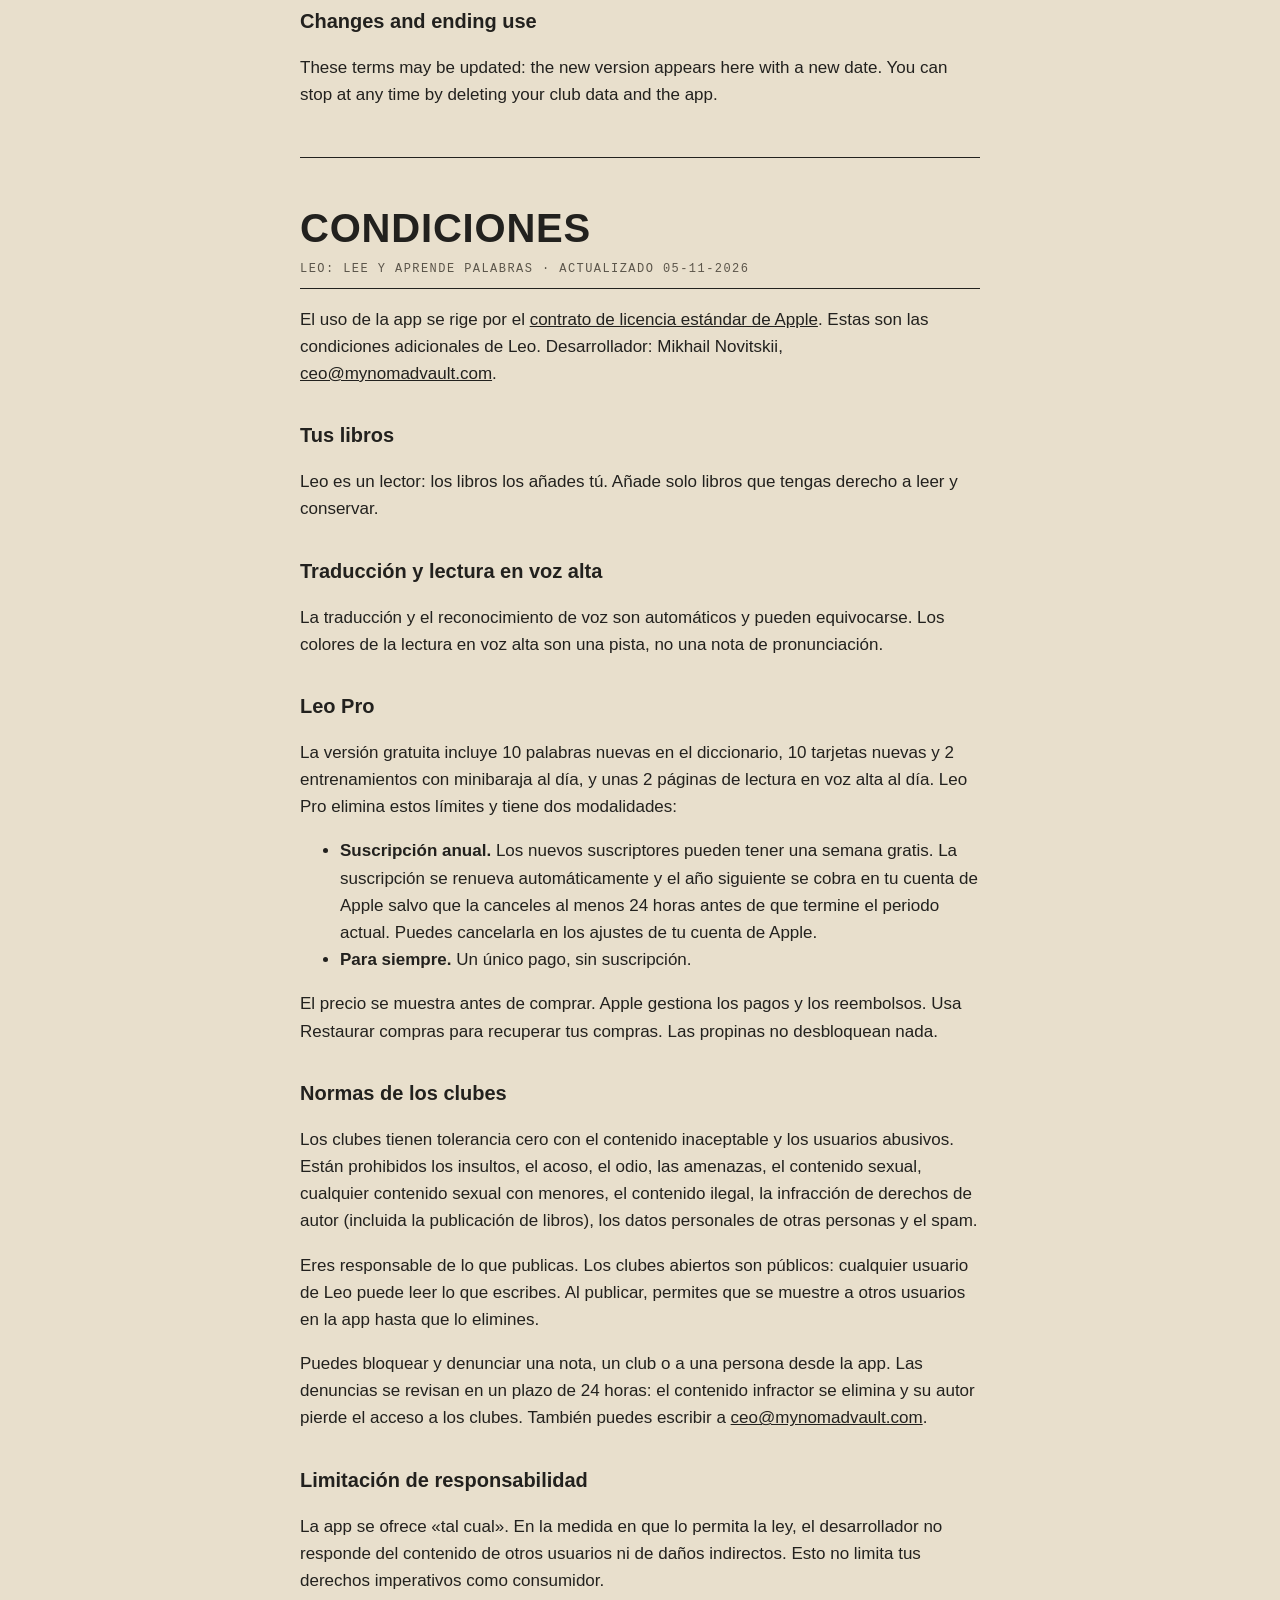
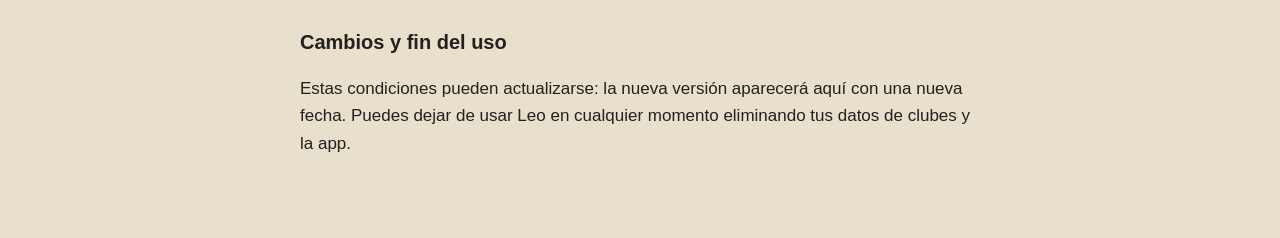
<file: terms/index.html>
<!doctype html>
<html lang="ru">
<head>
<meta charset="utf-8">
<meta name="viewport" content="width=device-width, initial-scale=1">
<title>Leo — условия использования</title>
<link rel="stylesheet" href="../style.css">
</head>
<body>
<main>
<p><a href="#ru">Русский</a> · <a href="#en">English</a> · <a href="#es">Español</a></p>

<section id="ru" lang="ru">
<h1>Условия</h1>
<p class="meta">Leo — книги и слова · обновлено 05.11.2026</p>
<p>Приложением можно пользоваться по <a href="https://www.apple.com/legal/internet-services/itunes/dev/stdeula/">стандартному лицензионному соглашению Apple</a>. Здесь — дополнительные условия для Leo. Разработчик: Михаил Новицкий, <a href="mailto:ceo@mynomadvault.com">ceo@mynomadvault.com</a>.</p>

<h2>Ваши книги</h2>
<p>Leo — читалка: книги вы добавляете сами. Загружайте только то, что вправе читать и хранить.</p>

<h2>Перевод и чтение вслух</h2>
<p>Перевод и распознавание речи выполняются автоматически и могут ошибаться. Цвета чтения вслух — подсказка, а не оценка произношения.</p>

<h2>Leo Pro</h2>
<p>Бесплатная версия включает 10 новых слов в словарь, 10 новых карточек и 2 тренировки по мини-колодам в день, около 2 страниц чтения вслух в день. Leo Pro снимает эти лимиты и бывает двух видов:</p>
<ul>
<li><strong>Годовая подписка.</strong> Новым подписчикам может быть доступна бесплатная неделя. Подписка продлевается автоматически, и оплата за следующий год списывается с аккаунта Apple, если не отменить её минимум за 24 часа до конца текущего периода. Отменить можно в настройках аккаунта Apple.</li>
<li><strong>Навсегда.</strong> Разовая покупка без подписки.</li>
</ul>
<p>Цена показана перед покупкой. Оплату и возвраты обрабатывает Apple. Покупки восстанавливаются кнопкой «Восстановить покупки». Поддержка разработчика чаевыми ничего не открывает.</p>

<h2>Правила клубов</h2>
<p>К оскорбительному контенту и нарушителям в клубах установлена нулевая терпимость. Запрещены оскорбления, травля, ненависть, угрозы, сексуальный контент, материалы с участием детей сексуального характера, незаконный контент, нарушение авторских прав (включая публикацию книг), личные данные других людей и спам.</p>
<p>Вы отвечаете за то, что публикуете. Открытые клубы публичны: написанное может прочитать любой пользователь Leo. Публикуя текст, вы разрешаете показывать его другим пользователям в приложении, пока не удалите его.</p>
<p>Заметку, клуб или человека можно заблокировать и пожаловаться на них прямо в приложении. Жалобы рассматриваются в течение 24 часов: нарушающий контент удаляется, а его автор теряет доступ к клубам. Написать о нарушении можно и на <a href="mailto:ceo@mynomadvault.com">ceo@mynomadvault.com</a>.</p>

<h2>Ограничение ответственности</h2>
<p>Приложение предоставляется «как есть». В той мере, в какой это разрешено законом, разработчик не отвечает за контент других пользователей и за косвенные убытки. Обязательные права потребителя в вашей стране это не ограничивает.</p>

<h2>Изменения и прекращение</h2>
<p>Условия могут обновляться: новая редакция появляется здесь с новой датой. Вы можете прекратить использование в любой момент, удалив свои данные клубов и приложение.</p>
</section>

<hr>

<section id="en" lang="en">
<h1>Terms</h1>
<p class="meta">Leo: Read and Learn Words · updated 2026-11-05</p>
<p>Your use of the app is governed by <a href="https://www.apple.com/legal/internet-services/itunes/dev/stdeula/">Apple’s standard license agreement</a>. These are the additional terms for Leo. Developer: Mikhail Novitskii, <a href="mailto:ceo@mynomadvault.com">ceo@mynomadvault.com</a>.</p>

<h2>Your books</h2>
<p>Leo is a reader: you add the books yourself. Only add books you have the right to read and keep.</p>

<h2>Translation and reading aloud</h2>
<p>Translation and speech recognition are automatic and can be wrong. The read-aloud colors are a hint, not a pronunciation score.</p>

<h2>Leo Pro</h2>
<p>The free version includes 10 new dictionary words, 10 new cards and 2 mini-deck trainings a day, and about 2 pages of reading aloud a day. Leo Pro removes these limits and comes in two forms:</p>
<ul>
<li><strong>Yearly subscription.</strong> New subscribers may get a free week. The subscription renews automatically and the next year is charged to your Apple Account unless you cancel at least 24 hours before the current period ends. You can cancel in your Apple Account settings.</li>
<li><strong>Forever.</strong> A one-time purchase, not a subscription.</li>
</ul>
<p>The price is shown before you buy. Apple handles payments and refunds. Use Restore Purchases to get your purchases back. Tips unlock nothing.</p>

<h2>Club rules</h2>
<p>Clubs have zero tolerance for objectionable content and abusive users. Insults, harassment, hate, threats, sexual content, any sexual content involving minors, illegal content, copyright infringement (including posting books), other people’s personal data and spam are forbidden.</p>
<p>You’re responsible for what you post. Open clubs are public: any Leo user can read what you write. By posting, you allow it to be shown to other users in the app until you delete it.</p>
<p>You can block and report a note, a club or a person right in the app. Reports are reviewed within 24 hours: violating content is removed and its author loses access to clubs. You can also report by writing to <a href="mailto:ceo@mynomadvault.com">ceo@mynomadvault.com</a>.</p>

<h2>Limitation of liability</h2>
<p>The app is provided “as is”. To the extent permitted by law, the developer isn’t liable for other users’ content or for indirect damages. This doesn’t limit your mandatory consumer rights.</p>

<h2>Changes and ending use</h2>
<p>These terms may be updated: the new version appears here with a new date. You can stop at any time by deleting your club data and the app.</p>
</section>

<hr>

<section id="es" lang="es">
<h1>Condiciones</h1>
<p class="meta">Leo: Lee y aprende palabras · actualizado 05-11-2026</p>
<p>El uso de la app se rige por el <a href="https://www.apple.com/legal/internet-services/itunes/dev/stdeula/">contrato de licencia estándar de Apple</a>. Estas son las condiciones adicionales de Leo. Desarrollador: Mikhail Novitskii, <a href="mailto:ceo@mynomadvault.com">ceo@mynomadvault.com</a>.</p>

<h2>Tus libros</h2>
<p>Leo es un lector: los libros los añades tú. Añade solo libros que tengas derecho a leer y conservar.</p>

<h2>Traducción y lectura en voz alta</h2>
<p>La traducción y el reconocimiento de voz son automáticos y pueden equivocarse. Los colores de la lectura en voz alta son una pista, no una nota de pronunciación.</p>

<h2>Leo Pro</h2>
<p>La versión gratuita incluye 10 palabras nuevas en el diccionario, 10 tarjetas nuevas y 2 entrenamientos con minibaraja al día, y unas 2 páginas de lectura en voz alta al día. Leo Pro elimina estos límites y tiene dos modalidades:</p>
<ul>
<li><strong>Suscripción anual.</strong> Los nuevos suscriptores pueden tener una semana gratis. La suscripción se renueva automáticamente y el año siguiente se cobra en tu cuenta de Apple salvo que la canceles al menos 24 horas antes de que termine el periodo actual. Puedes cancelarla en los ajustes de tu cuenta de Apple.</li>
<li><strong>Para siempre.</strong> Un único pago, sin suscripción.</li>
</ul>
<p>El precio se muestra antes de comprar. Apple gestiona los pagos y los reembolsos. Usa Restaurar compras para recuperar tus compras. Las propinas no desbloquean nada.</p>

<h2>Normas de los clubes</h2>
<p>Los clubes tienen tolerancia cero con el contenido inaceptable y los usuarios abusivos. Están prohibidos los insultos, el acoso, el odio, las amenazas, el contenido sexual, cualquier contenido sexual con menores, el contenido ilegal, la infracción de derechos de autor (incluida la publicación de libros), los datos personales de otras personas y el spam.</p>
<p>Eres responsable de lo que publicas. Los clubes abiertos son públicos: cualquier usuario de Leo puede leer lo que escribes. Al publicar, permites que se muestre a otros usuarios en la app hasta que lo elimines.</p>
<p>Puedes bloquear y denunciar una nota, un club o a una persona desde la app. Las denuncias se revisan en un plazo de 24 horas: el contenido infractor se elimina y su autor pierde el acceso a los clubes. También puedes escribir a <a href="mailto:ceo@mynomadvault.com">ceo@mynomadvault.com</a>.</p>

<h2>Limitación de responsabilidad</h2>
<p>La app se ofrece «tal cual». En la medida en que lo permita la ley, el desarrollador no responde del contenido de otros usuarios ni de daños indirectos. Esto no limita tus derechos imperativos como consumidor.</p>

<h2>Cambios y fin del uso</h2>
<p>Estas condiciones pueden actualizarse: la nueva versión aparecerá aquí con una nueva fecha. Puedes dejar de usar Leo en cualquier momento eliminando tus datos de clubes y la app.</p>
</section>
</main>
</body>
</html>
</file>
<file: style.css>
:root { --paper: #e8dfcc; --ink: #22211e; --muted: #5b554a; }
@media (prefers-color-scheme: dark) { :root { --paper: #1e1c19; --ink: #ede5d3; --muted: #b3aa98; } }
body { margin: 0; background: var(--paper); color: var(--ink); font: 17px/1.6 -apple-system, "Segoe UI", sans-serif; }
main { max-width: 680px; margin: 0 auto; padding: 48px 20px 64px; }
h1 { font: 700 40px/1.1 "Oswald", Impact, sans-serif; text-transform: uppercase; letter-spacing: 0.02em; margin: 0 0 8px; }
h2 { font-size: 20px; margin: 32px 0 8px; }
.meta { font: 12px "PT Mono", ui-monospace, monospace; letter-spacing: 0.12em; text-transform: uppercase; color: var(--muted); border-bottom: 1px solid var(--ink); padding-bottom: 12px; }
a { color: var(--ink); }
hr { border: 0; border-top: 1px solid var(--ink); margin: 48px 0; }
</file>
